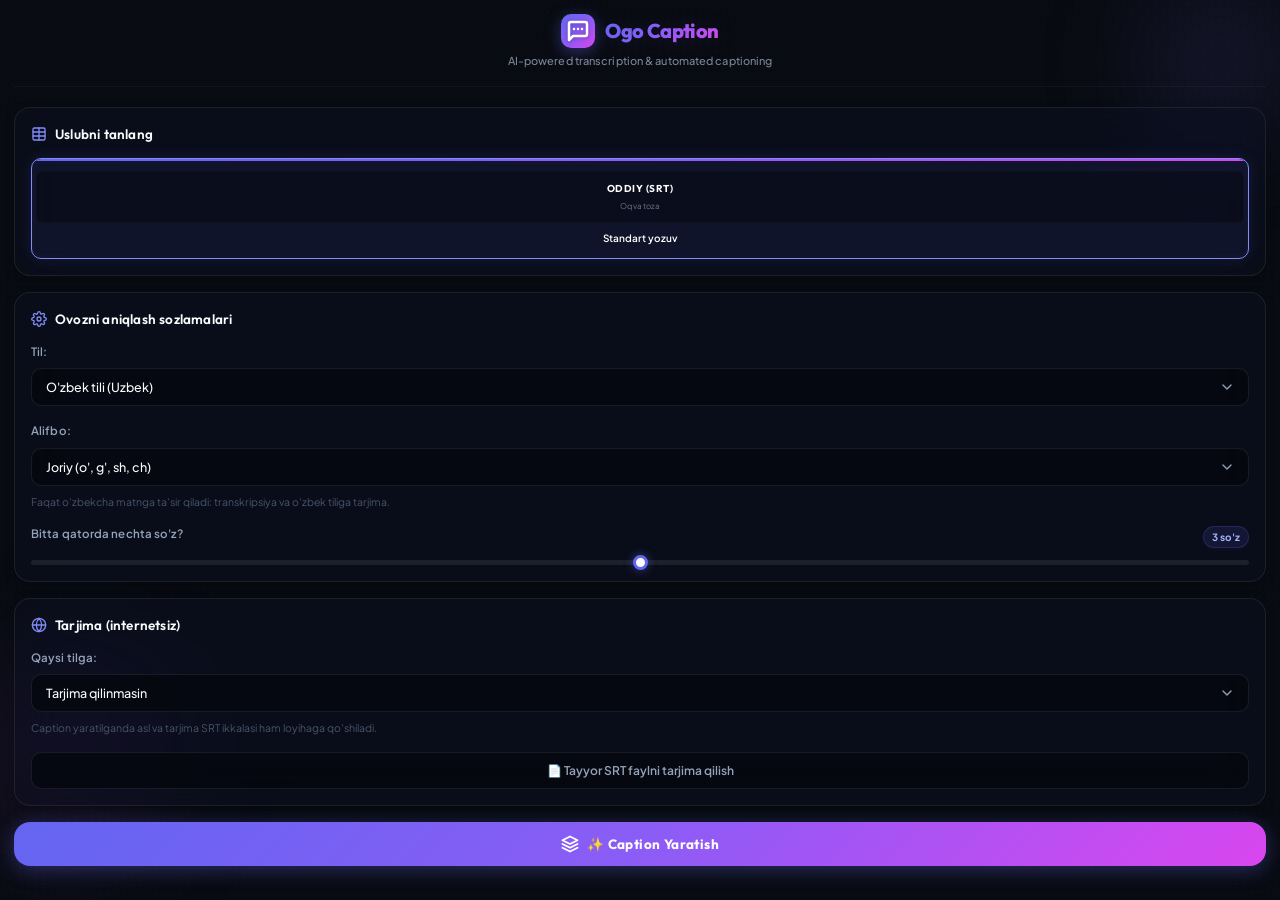
<file: mac/payload/panel/index.html>
<!DOCTYPE html>
<html lang="uz">
<head>
    <meta charset="UTF-8">
    <meta name="viewport" content="width=device-width, initial-scale=1.0">
    <title>Ogo Caption AI</title>
    <!-- Google Fonts for premium typography -->
    <link rel="preconnect" href="https://fonts.googleapis.com">
    <link rel="preconnect" href="https://fonts.gstatic.com" crossorigin>
    <link href="https://fonts.googleapis.com/css2?family=Outfit:wght@400;500;600;700;800&family=Plus+Jakarta+Sans:wght@400;500;600;700&display=swap" rel="stylesheet">
    <link rel="stylesheet" href="css/style.css">
    <!-- Adobe CEP CSInterface library -->
    <script src="js/CSInterface.js"></script>
</head>
<body>
    <div class="noise-overlay"></div>
    <div class="container">
        <!-- Premium Header with Logo -->
        <header>
            <div class="logo-container">
                <div class="logo-icon">
                    <svg viewBox="0 0 24 24" width="24" height="24" stroke="currentColor" stroke-width="2.5" fill="none" stroke-linecap="round" stroke-linejoin="round">
                        <path d="M21 15a2 2 0 0 1-2 2H7l-4 4V5a2 2 0 0 1 2-2h14a2 2 0 0 1 2 2z"></path>
                        <path d="M8 10h.01"></path>
                        <path d="M12 10h.01"></path>
                        <path d="M16 10h.01"></path>
                    </svg>
                </div>
                <h1>Ogo Caption</h1>
            </div>
            <p class="subtitle">AI-powered transcription & automated captioning</p>
        </header>

        <main>
            <!-- Card 1: Style Selection -->
            <div class="card">
                <div class="card-header">
                    <div class="card-title-icon">
                        <svg viewBox="0 0 24 24" width="16" height="16" stroke="currentColor" stroke-width="2" fill="none" stroke-linecap="round" stroke-linejoin="round">
                            <rect x="3" y="3" width="18" height="18" rx="2" ry="2"></rect>
                            <line x1="21" y1="9" x2="3" y2="9"></line>
                            <line x1="21" y1="15" x2="3" y2="15"></line>
                            <line x1="12" y1="3" x2="12" y2="21"></line>
                        </svg>
                    </div>
                    <h3>Uslubni tanlang</h3>
                </div>
                
                <div class="style-grid" id="styleGrid">
                    <div class="style-card active" data-style="srt">
                        <div class="style-preview flex-col">
                            <span class="preview-text-std">ODDIY (SRT)</span>
                            <span class="preview-sub">Oq va toza</span>
                        </div>
                        <div class="style-name">Standart yozuv</div>
                    </div>

                </div>
            </div>

            <!-- Card 2: Voice Settings -->
            <div class="card">
                <div class="card-header">
                    <div class="card-title-icon">
                        <svg viewBox="0 0 24 24" width="16" height="16" stroke="currentColor" stroke-width="2" fill="none" stroke-linecap="round" stroke-linejoin="round">
                            <circle cx="12" cy="12" r="3"></circle>
                            <path d="M19.4 15a1.65 1.65 0 0 0 .33 1.82l.06.06a2 2 0 1 1-2.83 2.83l-.06-.06a1.65 1.65 0 0 0-1.82-.33 1.65 1.65 0 0 0-1 1.51V21a2 2 0 0 1-2 2 2 2 0 0 1-2-2v-.09A1.65 1.65 0 0 0 9 19.4a1.65 1.65 0 0 0-1.82.33l-.06.06a2 2 0 1 1-2.83-2.83l.06-.06a1.65 1.65 0 0 0 .33-1.82 1.65 1.65 0 0 0-1.51-1H3a2 2 0 0 1-2-2 2 2 0 0 1 2-2h.09A1.65 1.65 0 0 0 4.6 9a1.65 1.65 0 0 0-.33-1.82l-.06-.06a2 2 0 1 1 2.83-2.83l.06.06a1.65 1.65 0 0 0 1.82.33H9a1.65 1.65 0 0 0 1-1.51V3a2 2 0 0 1 2-2 2 2 0 0 1 2 2v.09a1.65 1.65 0 0 0 1 1.51 1.65 1.65 0 0 0 1.82-.33l.06-.06a2 2 0 1 1 2.83 2.83l-.06.06a1.65 1.65 0 0 0-.33 1.82V9a1.65 1.65 0 0 0 1.51 1H21a2 2 0 0 1 2 2 2 2 0 0 1-2 2h-.09a1.65 1.65 0 0 0-1.5 1z"></path>
                        </svg>
                    </div>
                    <h3>Ovozni aniqlash sozlamalari</h3>
                </div>

                <!-- Language Selection -->
                <div class="form-group">
                    <label for="languageSelect">
                        <span>Til:</span>
                    </label>
                    <div class="select-wrapper">
                        <select id="languageSelect">
                            <option value="uz" selected>O'zbek tili (Uzbek)</option>
                            <option value="auto">Avtomatik aniqlash (Auto)</option>
                            <option value="en">Ingliz tili (English)</option>
                            <option value="ru">Rus tili (Russian)</option>
                        </select>
                        <div class="select-arrow">
                            <svg viewBox="0 0 24 24" width="16" height="16" stroke="currentColor" stroke-width="2" fill="none" stroke-linecap="round" stroke-linejoin="round">
                                <polyline points="6 9 12 15 18 9"></polyline>
                            </svg>
                        </div>
                    </div>
                </div>

                <!-- Alphabet Selection (faqat o'zbekcha matn; tanlov eslab qolinadi) -->
                <div class="form-group">
                    <label for="alphabetSelect">
                        <span>Alifbo:</span>
                    </label>
                    <div class="select-wrapper">
                        <select id="alphabetSelect">
                            <option value="current" selected>Joriy (o', g', sh, ch)</option>
                            <option value="new">Yangi (ó, ǵ, ş, ç)</option>
                        </select>
                        <div class="select-arrow">
                            <svg viewBox="0 0 24 24" width="16" height="16" stroke="currentColor" stroke-width="2" fill="none" stroke-linecap="round" stroke-linejoin="round">
                                <polyline points="6 9 12 15 18 9"></polyline>
                            </svg>
                        </div>
                    </div>
                    <p class="form-hint">Faqat o'zbekcha matnga ta'sir qiladi: transkripsiya va o'zbek tiliga tarjima.</p>
                </div>

                <!-- Words per line -->
                <div class="form-group">
                    <div class="slider-header">
                        <label for="wordsPerLine">Bitta qatorda nechta so'z?</label>
                        <span id="wordsPerLineVal" class="slider-badge">3 so'z</span>
                    </div>
                    <div class="slider-container">
                        <input type="range" id="wordsPerLine" min="1" max="5" value="3">
                    </div>
                </div>
            </div>

            <!-- Card 3: Translation -->
            <div class="card">
                <div class="card-header">
                    <div class="card-title-icon">
                        <svg viewBox="0 0 24 24" width="16" height="16" stroke="currentColor" stroke-width="2" fill="none" stroke-linecap="round" stroke-linejoin="round">
                            <circle cx="12" cy="12" r="10"></circle>
                            <line x1="2" y1="12" x2="22" y2="12"></line>
                            <path d="M12 2a15.3 15.3 0 0 1 4 10 15.3 15.3 0 0 1-4 10 15.3 15.3 0 0 1-4-10 15.3 15.3 0 0 1 4-10z"></path>
                        </svg>
                    </div>
                    <h3>Tarjima (internetsiz)</h3>
                </div>

                <div class="form-group">
                    <label for="translateSelect">
                        <span>Qaysi tilga:</span>
                    </label>
                    <div class="select-wrapper">
                        <select id="translateSelect">
                            <option value="" selected>Tarjima qilinmasin</option>
                            <option value="ru">Rus tiliga (Русский)</option>
                            <option value="en">Ingliz tiliga (English)</option>
                            <option value="uz">O'zbek tiliga (lotin)</option>
                        </select>
                        <div class="select-arrow">
                            <svg viewBox="0 0 24 24" width="16" height="16" stroke="currentColor" stroke-width="2" fill="none" stroke-linecap="round" stroke-linejoin="round">
                                <polyline points="6 9 12 15 18 9"></polyline>
                            </svg>
                        </div>
                    </div>
                    <p class="form-hint">Caption yaratilganda asl va tarjima SRT ikkalasi ham loyihaga qo'shiladi.</p>
                </div>

                <button id="translateSrtBtn" class="secondary-btn">📄 Tayyor SRT faylni tarjima qilish</button>
            </div>

            <!-- Action Button -->
            <button id="generateBtn" class="primary-btn">
                <span class="btn-glow-container"></span>
                <span class="btn-content">
                    <svg class="btn-icon" viewBox="0 0 24 24" width="18" height="18" stroke="currentColor" stroke-width="2.5" fill="none" stroke-linecap="round" stroke-linejoin="round">
                        <polygon points="12 2 2 7 12 12 22 7 12 2"></polygon>
                        <polyline points="2 17 12 22 22 17"></polyline>
                        <polyline points="2 12 12 17 22 12"></polyline>
                    </svg>
                    <span class="btn-text">✨ Caption Yaratish</span>
                    <span class="loader hidden"></span>
                </span>
            </button>

            <!-- Status Alerts Container -->
            <div id="statusMessage" class="status-message hidden">
                <div class="status-content-row">
                    <div class="status-icon-container animate-pulse">
                        <svg viewBox="0 0 24 24" width="16" height="16" stroke="currentColor" stroke-width="2" fill="none" stroke-linecap="round" stroke-linejoin="round">
                            <line x1="12" y1="2" x2="12" y2="6"></line>
                            <line x1="12" y1="18" x2="12" y2="22"></line>
                            <line x1="4.93" y1="4.93" x2="7.76" y2="7.76"></line>
                            <line x1="16.24" y1="16.24" x2="19.07" y2="19.07"></line>
                            <line x1="2" y1="12" x2="6" y2="12"></line>
                            <line x1="18" y1="12" x2="22" y2="12"></line>
                            <line x1="4.93" y1="19.07" x2="7.76" y2="16.24"></line>
                            <line x1="16.24" y1="7.76" x2="19.07" y2="4.93"></line>
                        </svg>
                    </div>
                    <span class="status-text">Jarayon ketmoqda... Iltimos kuting.</span>
                </div>
                <div class="progress-bar-container">
                    <div class="progress-bar-fill"></div>
                </div>
            </div>
        </main>
    </div>

    <script src="js/main.js"></script>
</body>
</html>
</file>
<file: mac/payload/panel/css/style.css>
/* Ogo Caption AI - Ultra-Premium Neon Glassmorphism CEP Extension Styling */

:root {
    --bg-color: #080b11;
    --card-bg: rgba(13, 18, 30, 0.55);
    --card-border: rgba(255, 255, 255, 0.08);
    --card-border-hover: rgba(255, 255, 255, 0.16);
    
    /* Neon Indigo-Purple-Pink Gradient Palette (Exactly like the reference dashboards) */
    --accent-gradient: linear-gradient(135deg, #6366f1 0%, #8b5cf6 50%, #d946ef 100%);
    --accent-glow: rgba(139, 92, 246, 0.4);
    --accent-color: #818cf8;
    --accent-hover: #a5b4fc;
    
    --text-primary: #f8fafc;
    --text-secondary: #94a3b8;
    --text-muted: #475569;
    
    --border-color: rgba(255, 255, 255, 0.06);
    --radius-lg: 16px;
    --radius-md: 10px;
    --radius-sm: 6px;
    
    --shadow-sm: 0 4px 12px rgba(0, 0, 0, 0.25);
    --shadow-md: 0 12px 36px rgba(0, 0, 0, 0.45);
    --shadow-glow: 0 0 25px rgba(99, 102, 241, 0.25);
    
    --font-heading: 'Outfit', -apple-system, BlinkMacSystemFont, "Segoe UI", Roboto, sans-serif;
    --font-body: 'Plus Jakarta Sans', -apple-system, BlinkMacSystemFont, "Segoe UI", Roboto, sans-serif;
}

* {
    box-sizing: border-box;
    margin: 0;
    padding: 0;
    scrollbar-width: thin;
    scrollbar-color: rgba(255, 255, 255, 0.1) transparent;
}

/* Custom Scrollbar */
::-webkit-scrollbar {
    width: 5px;
}
::-webkit-scrollbar-track {
    background: transparent;
}
::-webkit-scrollbar-thumb {
    background: rgba(255, 255, 255, 0.1);
    border-radius: 10px;
}
::-webkit-scrollbar-thumb:hover {
    background: rgba(255, 255, 255, 0.2);
}

body {
    font-family: var(--font-body);
    background-color: var(--bg-color) !important;
    color: var(--text-primary);
    font-size: 13px;
    line-height: 1.5;
    padding: 14px;
    user-select: none;
    -webkit-font-smoothing: antialiased;
    overflow-x: hidden;
    position: relative;
    min-height: 100vh;
    z-index: 1;
}

/* Stunning Blurred Gradient Blobs in the Background (Exactly like the references) */
body::before {
    content: '';
    position: absolute;
    width: 200px;
    height: 200px;
    border-radius: 50%;
    background: radial-gradient(circle, rgba(99, 102, 241, 0.18) 0%, rgba(139, 92, 246, 0.05) 60%, transparent 100%);
    filter: blur(50px);
    top: -40px;
    right: -40px;
    z-index: -2;
    pointer-events: none;
}

body::after {
    content: '';
    position: absolute;
    width: 250px;
    height: 250px;
    border-radius: 50%;
    background: radial-gradient(circle, rgba(217, 70, 239, 0.12) 0%, rgba(99, 102, 241, 0.03) 70%, transparent 100%);
    filter: blur(60px);
    bottom: 20px;
    left: -60px;
    z-index: -2;
    pointer-events: none;
}

/* Noise overlay for premium physical feel (like reference 4 & 5) */
.noise-overlay {
    position: fixed;
    top: 0;
    left: 0;
    width: 100%;
    height: 100%;
    background-image: radial-gradient(rgba(255, 255, 255, 0.015) 1px, transparent 0);
    background-size: 8px 8px;
    pointer-events: none;
    z-index: -1;
}

.container {
    max-width: 100%;
    margin: 0 auto;
}

/* Premium Header styling */
header {
    text-align: center;
    margin-bottom: 20px;
    padding-bottom: 16px;
    border-bottom: 1px solid rgba(255, 255, 255, 0.04);
}

.logo-container {
    display: flex;
    align-items: center;
    justify-content: center;
    gap: 10px;
}

.logo-icon {
    display: flex;
    align-items: center;
    justify-content: center;
    width: 34px;
    height: 34px;
    border-radius: var(--radius-md);
    background: var(--accent-gradient);
    color: #ffffff;
    box-shadow: 0 4px 16px rgba(99, 102, 241, 0.4);
}

.logo-icon svg {
    filter: drop-shadow(0px 1px 2px rgba(0, 0, 0, 0.3));
}

h1 {
    font-family: var(--font-heading);
    font-size: 20px;
    font-weight: 800;
    letter-spacing: -0.6px;
    background: var(--accent-gradient);
    -webkit-background-clip: text;
    -webkit-text-fill-color: transparent;
    filter: drop-shadow(0 2px 10px rgba(99, 102, 241, 0.15));
}

.subtitle {
    font-size: 11px;
    font-weight: 500;
    color: var(--text-secondary);
    margin-top: 5px;
    letter-spacing: 0.1px;
    opacity: 0.8;
}

/* Ultra-Sleek Glassmorphism Cards */
.card {
    background-color: var(--card-bg);
    backdrop-filter: blur(24px) saturate(180%);
    -webkit-backdrop-filter: blur(24px) saturate(180%);
    border-radius: var(--radius-lg);
    padding: 16px;
    margin-bottom: 16px;
    border: 1px solid var(--card-border);
    box-shadow: var(--shadow-sm);
    transition: all 0.3s cubic-bezier(0.4, 0, 0.2, 1);
}

.card:hover {
    border-color: var(--card-border-hover);
    box-shadow: var(--shadow-md), 0 0 20px rgba(99, 102, 241, 0.05);
}

.card-header {
    display: flex;
    align-items: center;
    gap: 8px;
    margin-bottom: 14px;
}

.card-title-icon {
    display: flex;
    align-items: center;
    justify-content: center;
    color: var(--accent-color);
}

h3 {
    font-family: var(--font-heading);
    font-size: 13.5px;
    font-weight: 600;
    color: var(--text-primary);
    letter-spacing: 0.2px;
}

/* Templates / Styles Grid */
.style-grid {
    display: grid;
    grid-template-columns: 1fr;
    gap: 10px;
}

.style-card {
    background-color: rgba(6, 8, 14, 0.45);
    border: 1px solid rgba(255, 255, 255, 0.04);
    border-radius: var(--radius-md);
    padding: 12px 4px;
    text-align: center;
    cursor: pointer;
    transition: all 0.25s cubic-bezier(0.4, 0, 0.2, 1);
    position: relative;
    overflow: hidden;
}

.style-card:hover {
    border-color: rgba(255, 255, 255, 0.12);
    transform: translateY(-2px);
    background-color: rgba(6, 8, 14, 0.7);
}

.style-card.active {
    border-color: #818cf8;
    background-color: rgba(99, 102, 241, 0.08);
    box-shadow: 0 0 15px rgba(99, 102, 241, 0.15), inset 0 0 10px rgba(99, 102, 241, 0.05);
}

.style-card.active::after {
    content: '';
    position: absolute;
    top: 0;
    left: 0;
    right: 0;
    height: 2px;
    background: var(--accent-gradient);
}

.style-preview {
    height: 52px;
    display: flex;
    align-items: center;
    justify-content: center;
    margin-bottom: 8px;
    border-radius: var(--radius-sm);
    background-color: rgba(0, 0, 0, 0.35);
    border: 1px solid rgba(255, 255, 255, 0.02);
    padding: 4px;
}

.flex-col {
    flex-direction: column;
}

/* Caption Text Styles inside Preview */
.preview-text-std {
    font-family: 'Outfit', sans-serif;
    font-weight: 700;
    font-size: 10px;
    color: #ffffff;
    letter-spacing: 0.5px;
}

.preview-text-bounce {
    font-family: 'Outfit', sans-serif;
    font-weight: 800;
    font-size: 11px;
    color: #818cf8;
    text-shadow: 1.5px 1.5px 0px #000;
    transform: scale(0.95);
    letter-spacing: 0.5px;
}

.preview-text-fade {
    font-family: 'Plus Jakarta Sans', sans-serif;
    font-weight: 600;
    font-size: 9px;
    color: #ffffff;
    background-color: rgba(0, 0, 0, 0.8);
    padding: 2px 6px;
    border-radius: 4px;
    border: 1px solid rgba(255, 255, 255, 0.05);
}

.preview-sub {
    font-size: 8px;
    color: var(--text-secondary);
    margin-top: 4px;
    opacity: 0.7;
}

.style-name {
    font-size: 10px;
    font-weight: 600;
    color: var(--text-secondary);
    transition: color 0.2s;
}

.style-card.active .style-name {
    color: #ffffff;
}

/* Dynamic Forms */
.form-group {
    margin-bottom: 16px;
}

.form-group:last-child {
    margin-bottom: 0;
}

.form-group label {
    display: block;
    font-size: 11.5px;
    font-weight: 600;
    margin-bottom: 8px;
    color: var(--text-secondary);
    letter-spacing: 0.1px;
}

/* Custom Select Dropdown */
.select-wrapper {
    position: relative;
    width: 100%;
}

select {
    width: 100%;
    padding: 10px 14px;
    padding-right: 36px;
    background-color: rgba(6, 8, 14, 0.8);
    color: var(--text-primary);
    font-family: var(--font-body);
    font-size: 12.5px;
    font-weight: 500;
    border: 1px solid var(--card-border);
    border-radius: var(--radius-md);
    outline: none;
    cursor: pointer;
    -webkit-appearance: none;
    -moz-appearance: none;
    appearance: none;
    transition: all 0.2s ease;
}

select:focus {
    border-color: #818cf8;
    box-shadow: 0 0 15px rgba(99, 102, 241, 0.2);
}

.select-arrow {
    position: absolute;
    top: 50%;
    right: 14px;
    transform: translateY(-50%);
    color: var(--text-secondary);
    pointer-events: none;
    display: flex;
    align-items: center;
    justify-content: center;
    transition: transform 0.2s ease, color 0.2s;
}

select:focus + .select-arrow {
    transform: translateY(-50%) rotate(180deg);
    color: var(--accent-color);
}

select option {
    background-color: #0b0f17;
    color: var(--text-primary);
    padding: 8px;
}

/* Slider Controls */
.slider-header {
    display: flex;
    justify-content: space-between;
    align-items: center;
    margin-bottom: 10px;
}

.slider-badge {
    background: rgba(99, 102, 241, 0.12);
    color: #a5b4fc;
    font-size: 10px;
    font-weight: 700;
    padding: 2.5px 8px;
    border-radius: 12px;
    border: 1px solid rgba(99, 102, 241, 0.2);
    box-shadow: 0 2px 6px rgba(99, 102, 241, 0.05);
}

.slider-container {
    width: 100%;
    display: flex;
    align-items: center;
}

input[type=range] {
    -webkit-appearance: none;
    width: 100%;
    background: transparent;
    cursor: pointer;
}

input[type=range]:focus {
    outline: none;
}

/* Custom Range Track */
input[type=range]::-webkit-slider-runnable-track {
    width: 100%;
    height: 5px;
    background: rgba(255, 255, 255, 0.08);
    border-radius: var(--radius-sm);
    transition: background 0.2s;
}

input[type=range]:hover::-webkit-slider-runnable-track {
    background: rgba(255, 255, 255, 0.12);
}

/* Custom Range Thumb */
input[type=range]::-webkit-slider-thumb {
    -webkit-appearance: none;
    height: 15px;
    width: 15px;
    border-radius: 50%;
    background: #ffffff;
    border: 3px solid #6366f1;
    margin-top: -5px;
    box-shadow: 0 0 10px rgba(99, 102, 241, 0.5);
    transition: transform 0.15s, background-color 0.15s, border-color 0.15s;
}

input[type=range]:hover::-webkit-slider-thumb {
    transform: scale(1.2);
    border-color: #8b5cf6;
    box-shadow: 0 0 15px rgba(139, 92, 246, 0.7);
}

input[type=range]:active::-webkit-slider-thumb {
    transform: scale(1.3);
    background: #6366f1;
    border-color: #ffffff;
}

/* Premium Neon Gradient Button */
.primary-btn {
    width: 100%;
    padding: 13px 18px;
    background: var(--accent-gradient);
    color: #ffffff;
    border: none;
    border-radius: var(--radius-lg);
    font-family: var(--font-heading);
    font-size: 13.5px;
    font-weight: 700;
    letter-spacing: 0.4px;
    cursor: pointer;
    position: relative;
    overflow: hidden;
    transition: all 0.3s cubic-bezier(0.4, 0, 0.2, 1);
    box-shadow: 0 4px 20px rgba(99, 102, 241, 0.35);
    display: block;
}

.btn-glow-container {
    position: absolute;
    top: 0;
    left: 0;
    width: 100%;
    height: 100%;
    background: linear-gradient(90deg, transparent, rgba(255, 255, 255, 0.25), transparent);
    transform: translateX(-100%);
}

.primary-btn:hover .btn-glow-container {
    animation: shine 1.5s infinite;
}

.primary-btn:hover {
    transform: translateY(-2px);
    box-shadow: 0 8px 25px rgba(139, 92, 246, 0.55), 0 0 15px rgba(217, 70, 239, 0.3);
}

.primary-btn:active {
    transform: translateY(1px);
    box-shadow: 0 2px 10px rgba(99, 102, 241, 0.3);
}

.primary-btn:disabled {
    background: #1e293b;
    color: var(--text-muted);
    cursor: not-allowed;
    transform: none;
    box-shadow: none;
    border: 1px solid rgba(255, 255, 255, 0.03);
}

.primary-btn:disabled .btn-glow-container {
    animation: none;
}

.btn-content {
    display: flex;
    justify-content: center;
    align-items: center;
    gap: 8px;
    pointer-events: none;
}

.btn-icon {
    transition: transform 0.3s ease;
}

.primary-btn:hover .btn-icon {
    transform: rotate(12deg) scale(1.15);
}

@keyframes shine {
    100% {
        transform: translateX(100%);
    }
}

/* Spinner Loader */
.loader {
    width: 16px;
    height: 16px;
    border: 2.5px solid rgba(255, 255, 255, 0.2);
    border-radius: 50%;
    border-top-color: #ffffff;
    animation: spin 0.8s linear infinite;
    display: inline-block;
}

.primary-btn:disabled .loader {
    border: 2.5px solid rgba(255, 255, 255, 0.05);
    border-top-color: var(--text-muted);
}

@keyframes spin {
    to { transform: rotate(360deg); }
}

.hidden {
    display: none !important;
}

/* Sleek Status Alerts with Progress Bars */
.status-message {
    margin-top: 16px;
    padding: 12px 16px;
    background: rgba(13, 18, 30, 0.95);
    border-radius: var(--radius-md);
    font-size: 11.5px;
    font-weight: 500;
    display: flex;
    flex-direction: column;
    align-items: stretch;
    gap: 10px;
    border: 1px solid var(--card-border);
    box-shadow: var(--shadow-sm);
    animation: slideIn 0.3s cubic-bezier(0.4, 0, 0.2, 1);
}

.status-content-row {
    display: flex;
    align-items: center;
    gap: 10px;
    width: 100%;
}

.status-icon-container {
    display: flex;
    align-items: center;
    justify-content: center;
    color: var(--accent-color);
}

.status-text {
    color: var(--text-primary);
    flex: 1;
}

.progress-bar-container {
    width: 100%;
    height: 4px;
    background: rgba(255, 255, 255, 0.05);
    border-radius: 10px;
    overflow: hidden;
    display: none;
    border: 1px solid rgba(255, 255, 255, 0.01);
}

.status-message.has-progress .progress-bar-container {
    display: block;
}

.progress-bar-fill {
    height: 100%;
    width: 0%;
    background: var(--accent-gradient);
    box-shadow: 0 0 8px rgba(99, 102, 241, 0.6);
    border-radius: 10px;
    transition: width 0.25s cubic-bezier(0.4, 0, 0.2, 1);
}

.animate-pulse {
    animation: pulse 2s cubic-bezier(0.4, 0, 0.6, 1) infinite;
}

@keyframes pulse {
    0%, 100% {
        opacity: 1;
        transform: scale(1);
    }
    50% {
        opacity: .5;
        transform: scale(0.95);
    }
}

@keyframes slideIn {
    from {
        opacity: 0;
        transform: translateY(10px);
    }
    to {
        opacity: 1;
        transform: translateY(0);
    }
}

/* Tarjima bloki */
.form-hint {
    margin-top: 8px;
    font-size: 10.5px;
    line-height: 1.45;
    color: var(--text-muted);
}

.secondary-btn {
    width: 100%;
    padding: 10px 14px;
    background: rgba(6, 8, 14, 0.8);
    color: var(--text-secondary);
    border: 1px solid var(--card-border);
    border-radius: var(--radius-md);
    font-family: var(--font-body);
    font-size: 12px;
    font-weight: 600;
    cursor: pointer;
    transition: all 0.2s ease;
}

.secondary-btn:hover {
    color: var(--text-primary);
    border-color: var(--accent-color);
    box-shadow: 0 0 15px rgba(99, 102, 241, 0.2);
}

.secondary-btn:disabled {
    color: var(--text-muted);
    border-color: rgba(255, 255, 255, 0.03);
    box-shadow: none;
    cursor: not-allowed;
}
</file>
